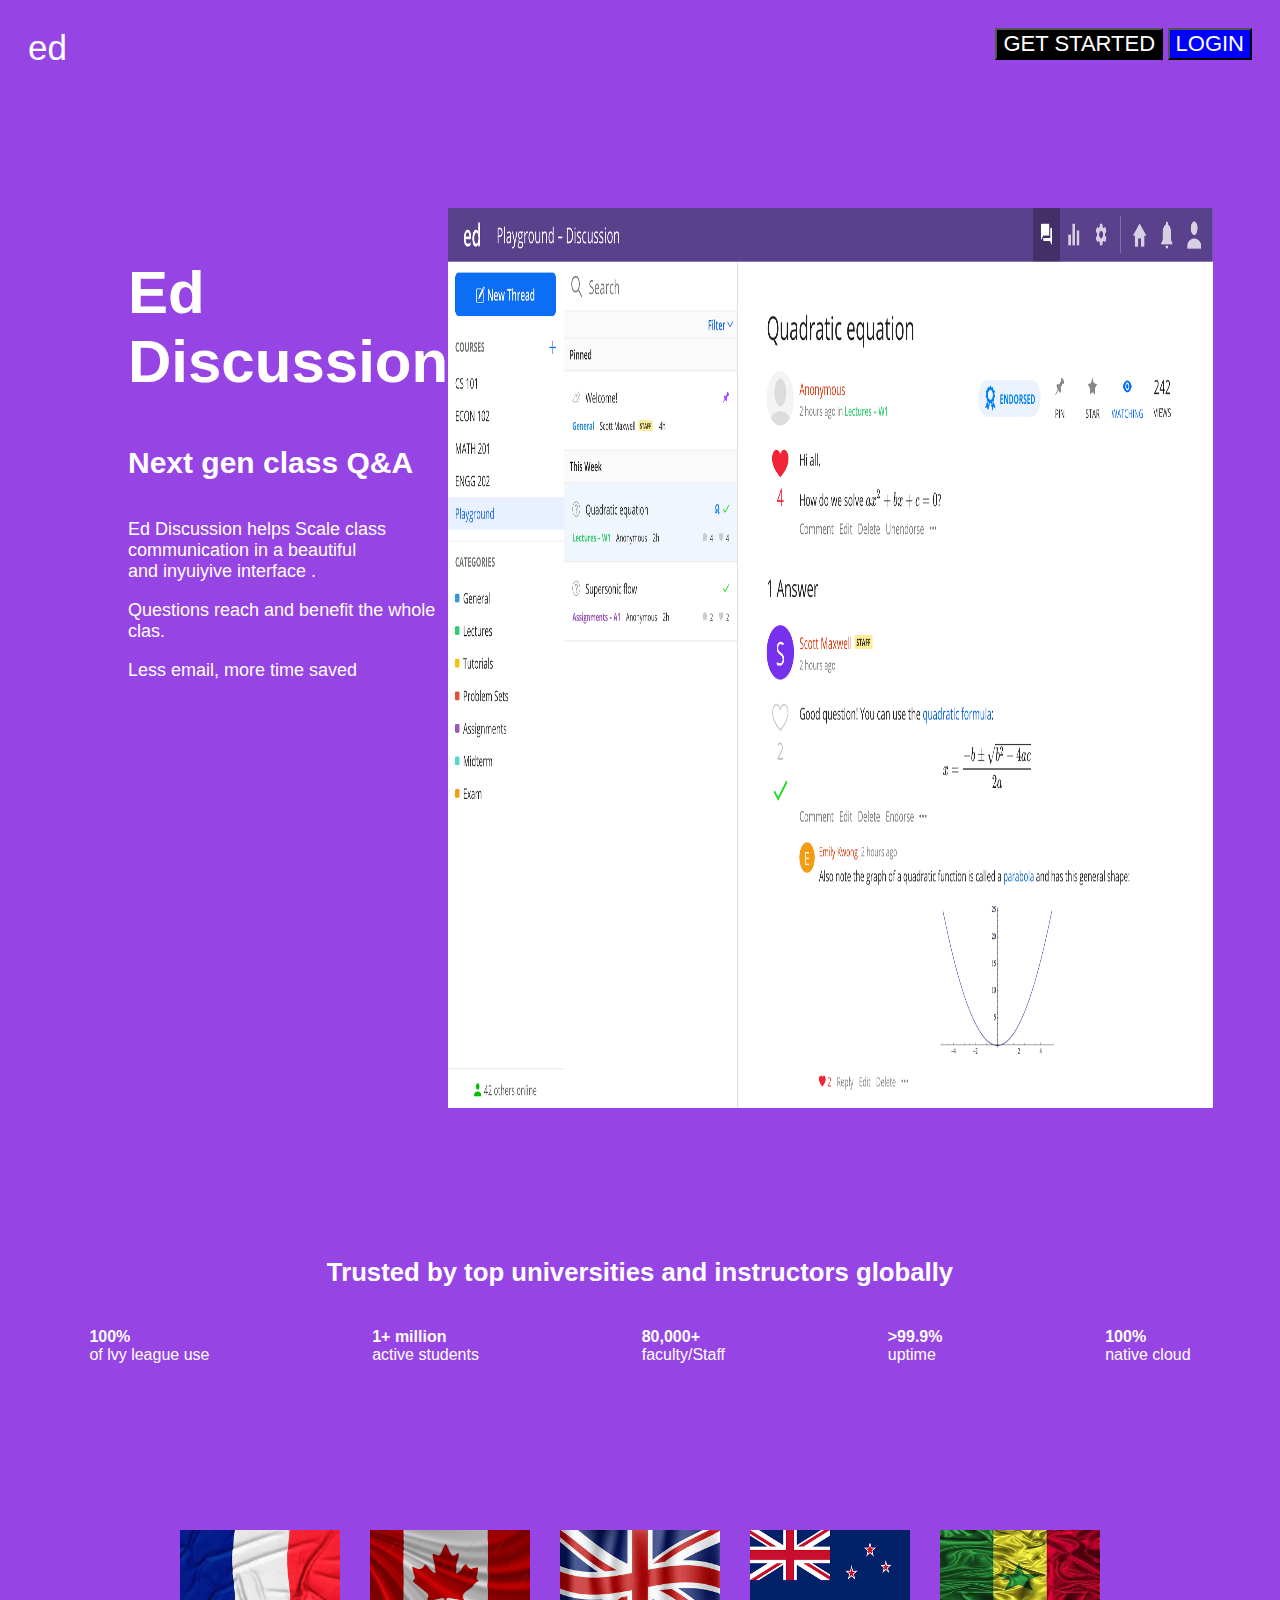
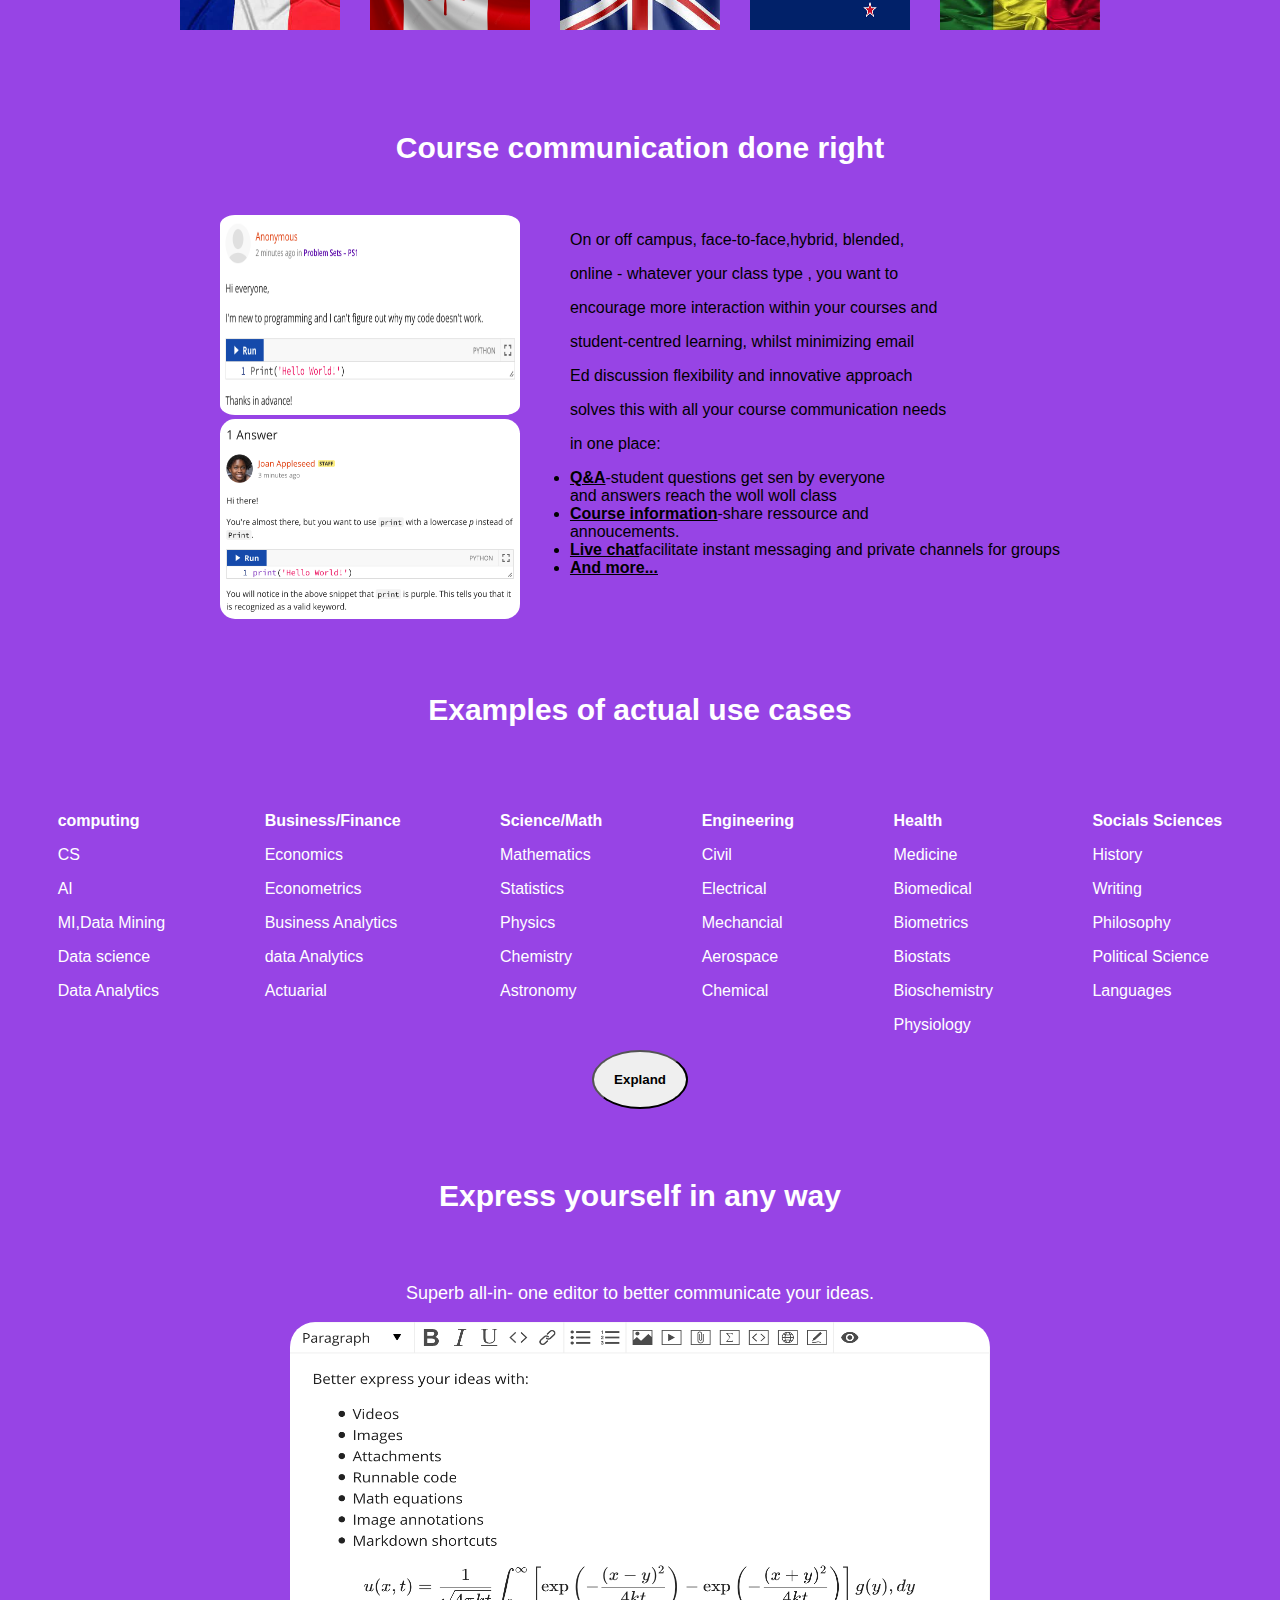
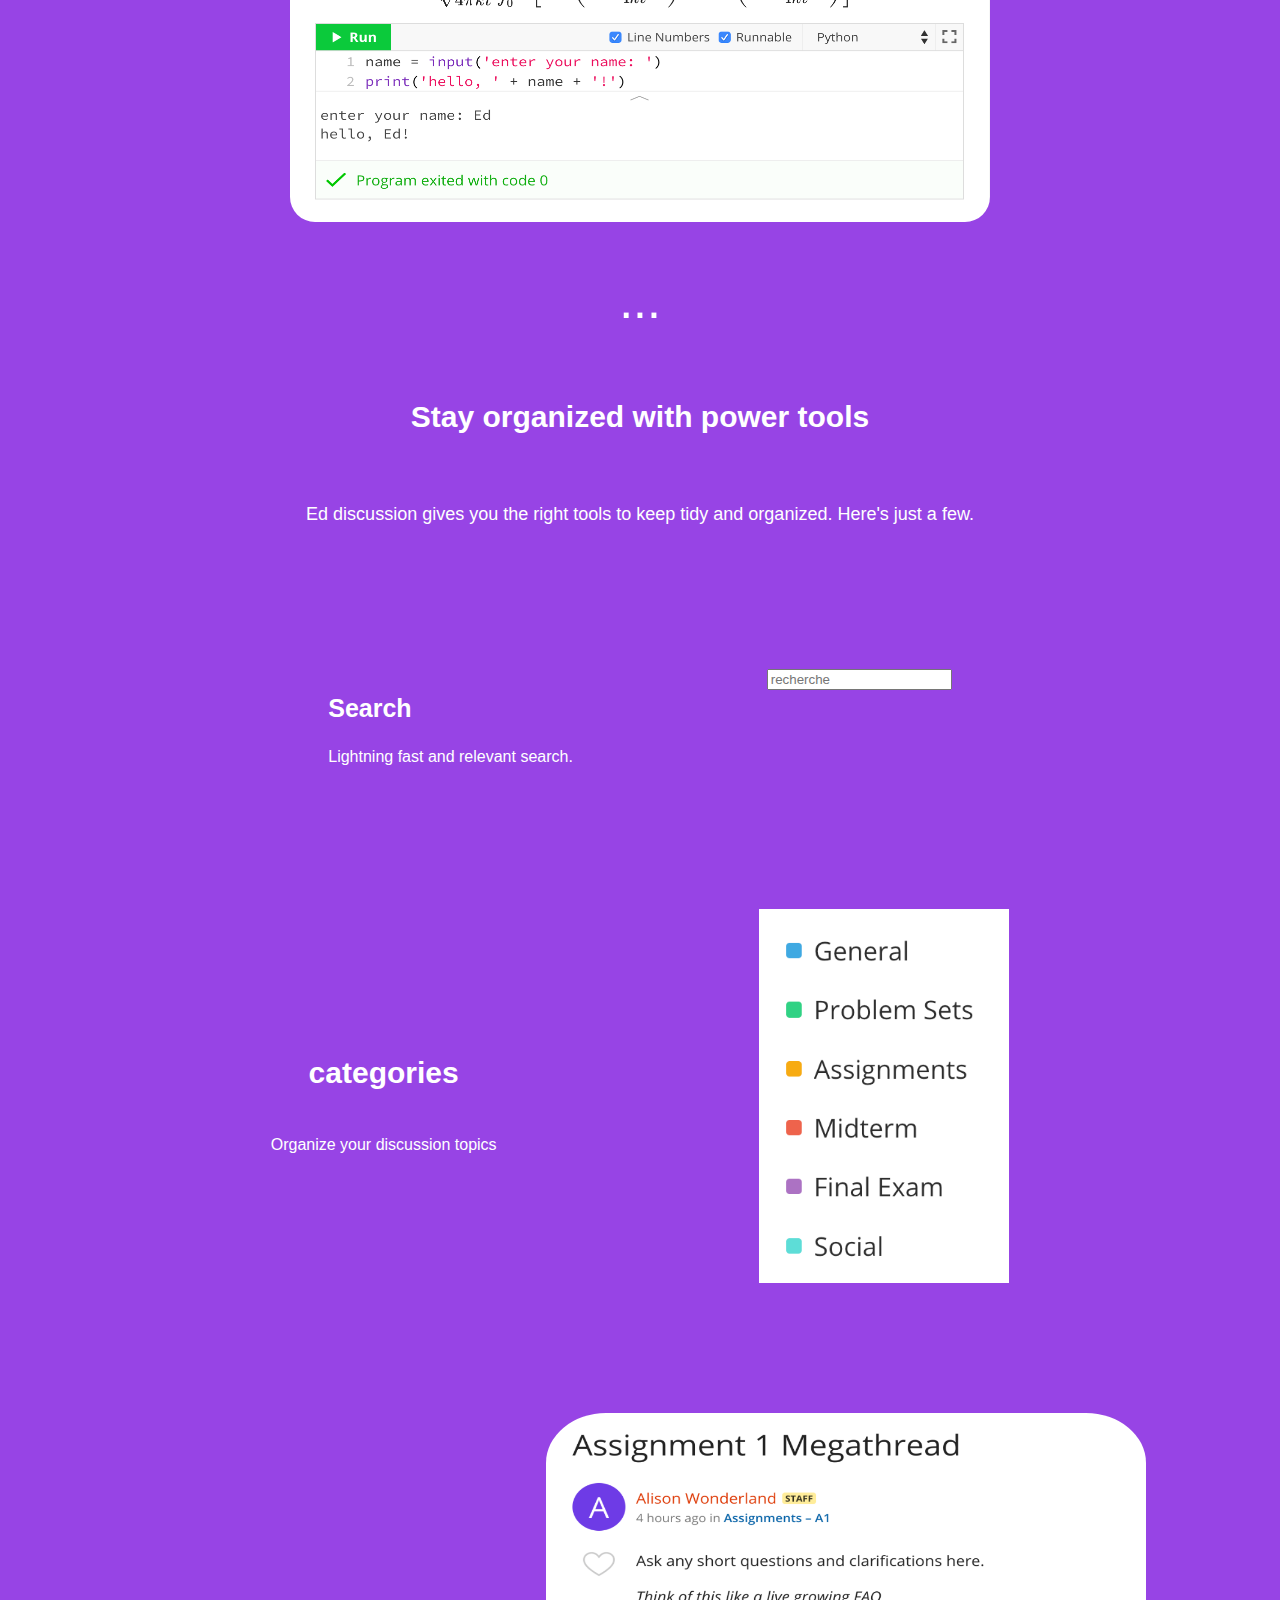
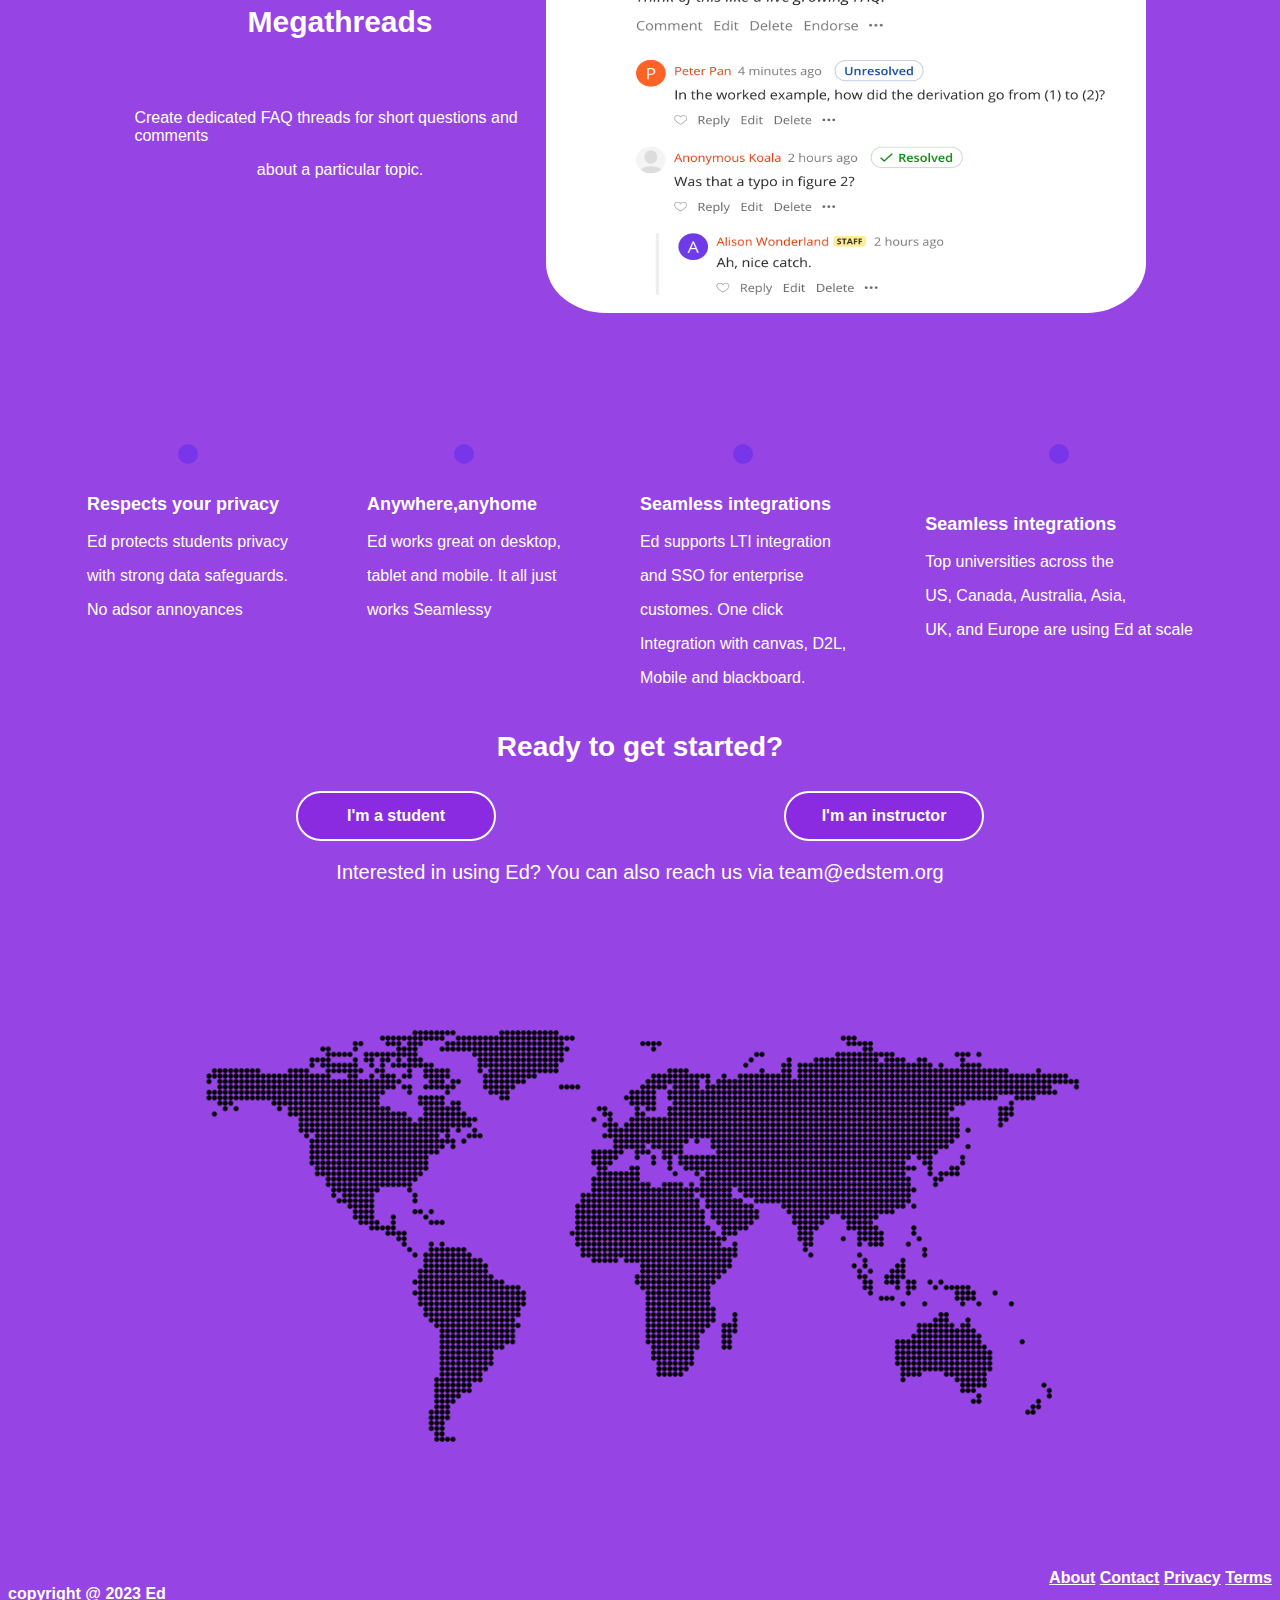
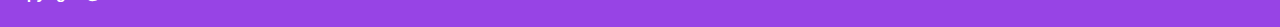
<file: index.html>
<!DOCTYPE html>
<html lang="en">

<head>
    <meta charset="UTF-8">
    <meta name="viewport" content="width=device-width, initial-scale=1.0">
    <title>Document</title>
    <link rel="stylesheet" type="text/css" href="style.css">
    <link rel="stylesheet" href="https://cdnjs.cloudflare.com/ajax/libs/font-awesome/6.4.2/css/all.min.css"
        integrity="sha512-z3gLpd7yknf1YoNbCzqRKc4qyor8gaKU1qmn+CShxbuBusANI9QpRohGBreCFkKxLhei6S9CQXFEbbKuqLg0DA=="
        crossorigin="anonymous" referrerpolicy="no-referrer" />

</head>

<body>
    <div class="page1">
        <nav class="navbarr">
            <div class="cont">
                <a>ed</a>
            </div>
            <div class="btn">
                <button class="noir">GET STARTED</button>
                <BUtton class="blue">LOGIN</BUtton>
            </div>
        </nav>


        <div class="container">

            <div>
                <h2>Ed Discussion</h2>
                <h4>Next gen class Q&A</h4>
                <p>Ed Discussion helps Scale class communication in a beautiful <br> and inyuiyive interface .</p>
                <p>Questions reach and benefit the whole clas.</p>
                <p>Less email, more time saved</p>
            </div>
            <div>
                <img src="carte1.png" alt="">

            </div>

        </div>
    </div>
    </div>

    <div class="cont">
        <h3>Trusted by top universities and instructors globally</h3>
    </div>

    <div class="content">
        <div>
            <p><strong>100%</strong><br>of lvy league use</p>
        </div>
        <div>
            <p><strong>1+ million</strong><br>active students</p>

        </div>
        <div>
            <p><strong>80,000+</strong><br>faculty/Staff</p>

        </div>
        <div>
            <p><strong>>99.9%</strong><br>uptime</p>

        </div>

        <div>
            <p><strong>100%</strong><br>native cloud</p>

        </div>
    </div>

    <div class="icone">
        <i class="fa-brands fa-instagram"></i>
        <i class="fa-brands fa-instagram"></i>
        <i class="fa-brands fa-instagram"></i>
        <i class="fa-brands fa-instagram"></i>
        <i class="fa-brands fa-instagram"></i>

    </div>

    <div class="pays">
        <img src="france.jpg" alt="" class="drapeau
    ">
        <img src="canada.jpg" alt="" class="drapeau
    ">
        <img src="angle.jpg" alt="" class="drapeau
    ">
        <img src="zeland.png" alt="" class="drapeau
    ">
        <img src="senegal.jpg" alt="" class="drapeau
    ">
    </div>

    <div>
        <h5>Course communication done right</h5>
    </div>

    <div class="cartes">
        <div class="mer">
            <div>
                <img src="img1.png" alt="" class="cart">
            </div>

            <div>
                <img src="img2.png" alt="" class="carto">
            </div>
        </div>

        <div class="tou">
            <p>On or off campus, face-to-face,hybrid, blended,</p>
            <p>online - whatever your class type , you want to</p>
            <p>encourage more interaction within your courses and</p>
            <p>student-centred learning, whilst minimizing email</p>

            <p>Ed discussion flexibility and innovative approach </p>
            <p>solves this with all your course communication needs</p>
            <p>in one place:</p>
            <li> <strong><u>Q&A</u></strong>-student questions get sen by everyone <br>and answers reach the woll woll
                class</li>
            <li><strong><u>Course information</u></strong>-share ressource and <br> annoucements.</li>
            <li><strong><u>Live chat</u></strong>facilitate instant messaging and private channels for groups</li>
            <li><strong><u>And more...</u></strong></li>
        </div>

    </div>
    <div>
        <h6>Examples of actual use cases</h6>
    </div>
    <div class="flex">
        <div>
            <p class="titre">computing</p>
            <p>CS</p>
            <P>AI</P>
            <P>MI,Data Mining</P>
            <p>Data science</p>
            <p>Data Analytics</p>
        </div>

        <div>
            <p class="titre">Business/Finance</p>
            <p>Economics</p>
            <p>Econometrics</p>
            <P>Business Analytics</P>
            <p>data Analytics</p>
            <p>Actuarial</p>
        </div>

        <div>
            <p class="titre">Science/Math</p>
            <p> Mathematics</p>
            <p>Statistics</p>
            <p>Physics</p>
            <p>Chemistry</p>
            <p>Astronomy</p>
        </div>

        <div>
            <p class="titre">Engineering</p>
            <p>Civil</p>
            <p>Electrical</p>
            <p>Mechancial</p>
            <p>Aerospace</p>
            <p>Chemical</p>
        </div>

        <div>
            <p class="titre">Health</p>
            <p>Medicine</p>
            <p>Biomedical</p>
            <p>Biometrics</p>
            <p>Biostats</p>
            <p>Bioschemistry</p>
            <p>Physiology</p>
        </div>

        <div>
            <p class="titre">Socials Sciences</p>
            <P>History</P>
            <p>Writing</p>
            <p>Philosophy</p>
            <p>Political Science</p>
            <p>Languages</p>
        </div>

    </div>
    <div class="butt">
        <button class="expland">Expland</button>
    </div>

    <div>
        <h6>Express yourself in any way</h6>
        <p class="parah6">Superb all-in- one editor to better communicate your ideas.</p>
    </div>

    <div class="run">
        <img src="run.png" alt="">
    </div>

    <p class="point">...</p>

    <div>
        <h6>Stay organized with power tools</h6>
        <p class="parah6">Ed discussion gives you the right tools to keep tidy and organized. Here's just a few.</p>
    </div>

    <div class="flexx">

        <div>
            <p class="titr">Search</p>
            <p class="tit">Lightning fast and relevant search.</p>
        </div>
        <div class="inputt">
            <input type="text" placeholder="recherche">
            <i class="fa-solid fa-magnifying-glass"></i>

        </div>
    </div>

    <div class="flexxx">
        <div class="timera">
            <p class="categories">categories</p>
            <p class="orga">Organize your discussion topics</p>
        </div>
        <div class="social">
            <img src="social.png" alt="">
        </div>
    </div>



    <div class="mega">

        <div>

            <h6>Megathreads</h6>
            <p class="meg">Create dedicated FAQ threads for short questions and comments </p>
            <p class="meg"> about a particular topic.</p>
        </div>
        <div>
            <img src="mega.png" alt="" class="megas">
        </div>

    </div>


    <div class="toute">

        <div>
            <div class="icones">
                <i class="fa-solid fa-lock"></i>
            </div>
            <p class="apprendre">Respects your privacy</p>
            <p class="apr">Ed protects students privacy</p>
            <p class="apr"> with strong data safeguards.</p>
            <p class="apr">No adsor annoyances</p>
        </div>

        <div>
            <div class="icones">
                <i class="fa-solid fa-comments"></i>
            </div>
            <p class="apprendre">Anywhere,anyhome</p>
            <p class="apr">Ed works great on desktop,
            <p class="apr"> tablet and mobile. It all just</p>
            <p class="apr"> works Seamlessy</p>

        </div>

        <div>
            <div class="icones">
                <i class="fa-solid fa-bug"></i>
            </div>
            <p class="apprendre">Seamless integrations</p>
            <p class="apr">Ed supports LTI integration </p>
            <p class="apr">and SSO for enterprise</p>
            <p class="apr">customes. One click</p>
            <p class="apr">Integration with canvas, D2L,</p>
            <p class="apr">Mobile and blackboard.</p>

        </div>

        <div>
            <div class="icones">
                <i class="fa-brands fa-windows"></i>
            </div>
            <p class="apprendre">Seamless integrations</p>
            <p class="apr">Top universities across the </p>
            <p class="apr">US, Canada, Australia, Asia,</p>
            <P class="apr">UK, and Europe are using Ed at scale</P>

        </div>
    </div>

    
    <p class="ready">Ready to get started?</p>
    <div class="two">
        <button class="one">I'm a student</button>
        <button class="one">I'm an instructor</button>
    </div>
    <div>
        <p class="twoo">Interested in using Ed? You can also reach us via team@edstem.org</p>
    </div>
    <div class="gif">
        <img src="gif.png" alt="">
    </div>

    <footer>
        <div class="footer1">
            <p>copyright @ 2023  Ed</p>
        </div>
        <div class="footer2">
            <a href="">About</a>
            <a href="">Contact</a>
            <a href="">Privacy</a>
            <a href="">Terms</a>
        </div>
    </footer>















</body>

</html>
</file>
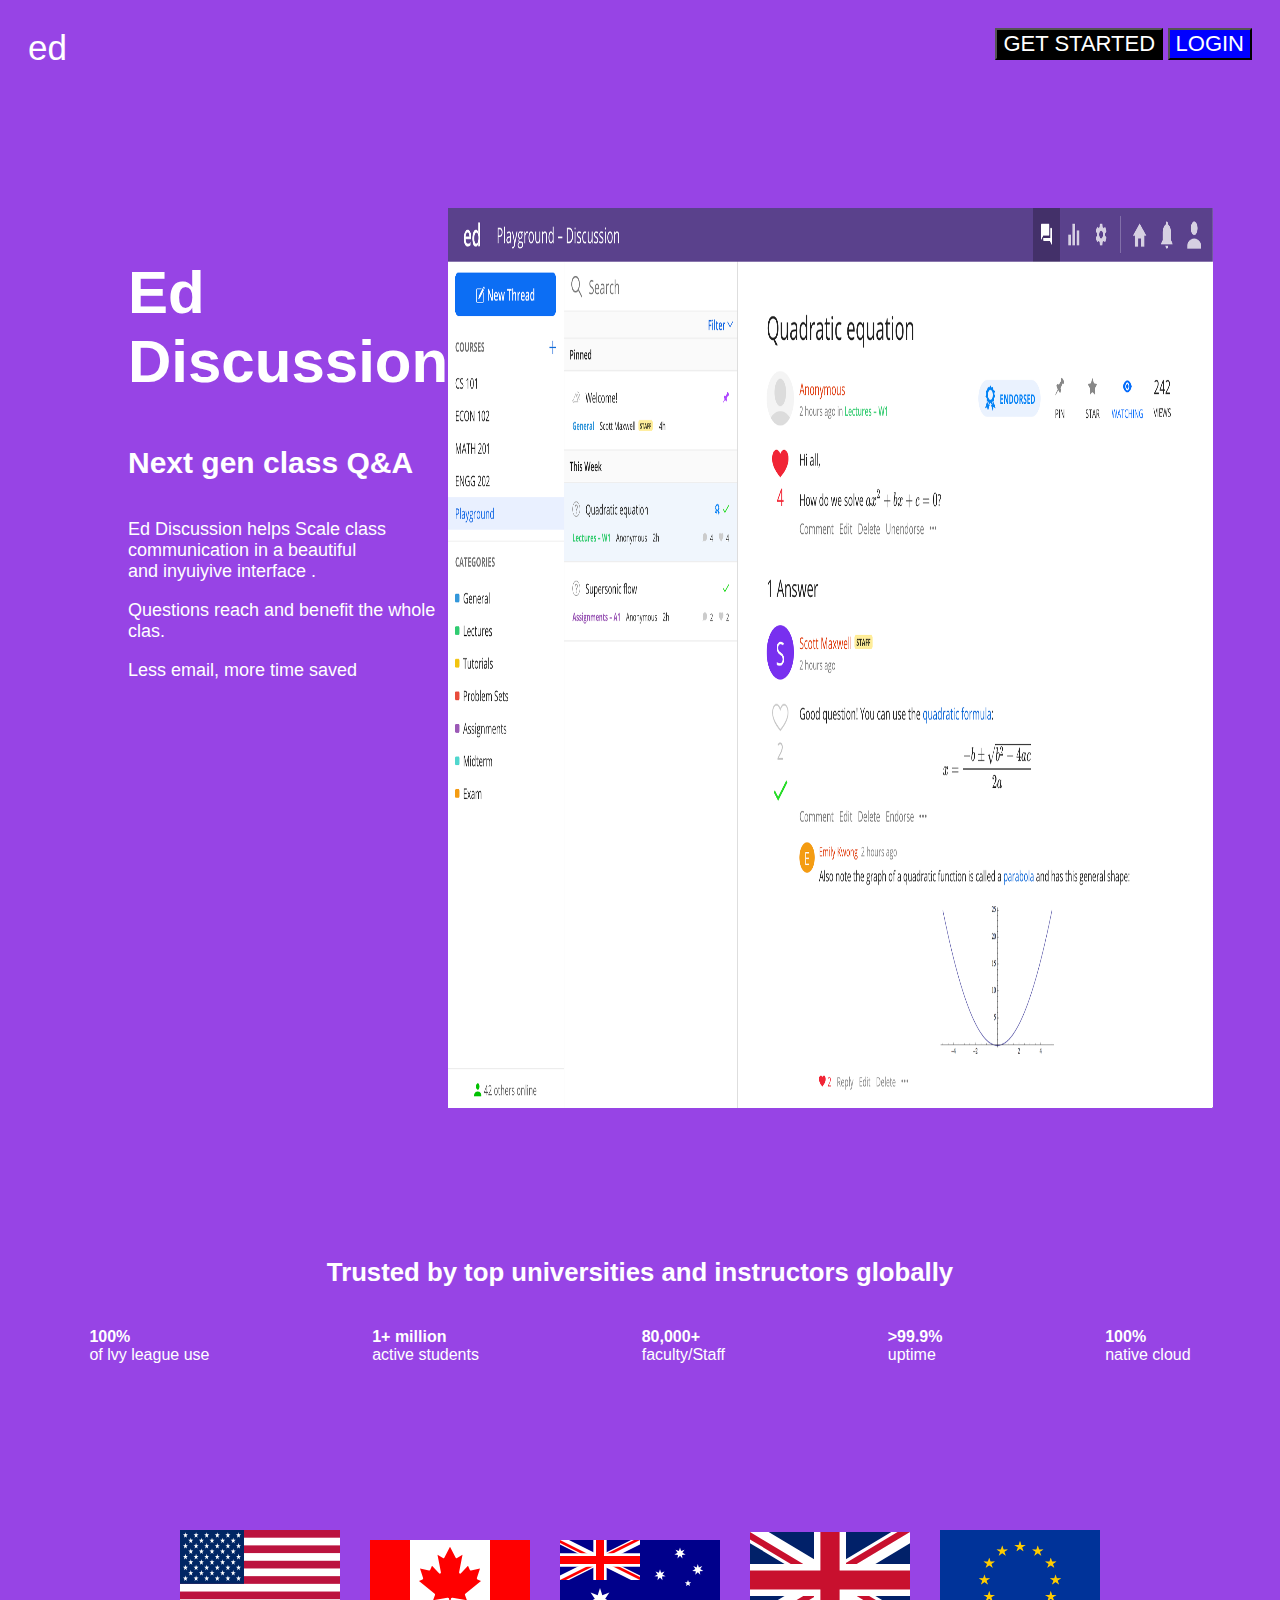
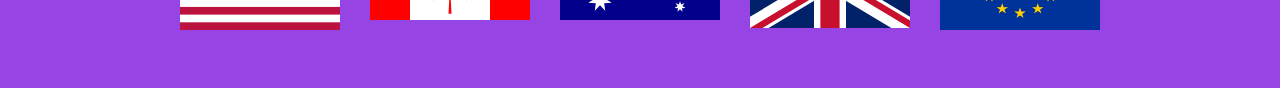
<file: index - Copie.html>
<!DOCTYPE html>
<html lang="en">
<head>
    <meta charset="UTF-8">
    <meta name="viewport" content="width=device-width, initial-scale=1.0">
    <title>Document</title>
    <link rel="stylesheet" type="text/css" href="style.css">
    <link rel="stylesheet" href="https://cdnjs.cloudflare.com/ajax/libs/font-awesome/6.4.2/css/all.min.css" integrity="sha512-z3gLpd7yknf1YoNbCzqRKc4qyor8gaKU1qmn+CShxbuBusANI9QpRohGBreCFkKxLhei6S9CQXFEbbKuqLg0DA==" crossorigin="anonymous" referrerpolicy="no-referrer" />

</head>
<body>
    <div class="page1">
    <nav class="navbarr">
        <div class="cont">
            <a>ed</a>
        </div>
        <div class="btn">
            <button class="noir">GET STARTED</button>
            <BUtton class="blue">LOGIN</BUtton>
        </div>
    </nav>
   
    
    <div class="container">
        
        <div>
            <h2>Ed Discussion</h2>
        <h4>Next gen class Q&A</h4>
        <p>Ed Discussion helps Scale class communication in a beautiful <br> and inyuiyive interface .</p>
        <p>Questions reach and benefit the whole clas.</p>
        <p>Less email, more time saved</p>
        </div>
        <div>
            <img src="carte1.png" alt="">

        </div>
        
    </div>
</div>
</div>

<div class="cont">
<h3>Trusted by top universities and instructors globally</h3>
</div>

<div class="content">
    <div>
        <p><strong>100%</strong><br>of lvy league use</p>
    </div>
    <div>
        <p><strong>1+ million</strong><br>active students</p>

    </div>
    <div>
        <p><strong>80,000+</strong><br>faculty/Staff</p>

    </div>
    <div>
        <p><strong>>99.9%</strong><br>uptime</p>

    </div>
    
    <div>
        <p><strong>100%</strong><br>native cloud</p>

    </div>
</div>

<div class="icone">
    <i class="fa-brands fa-instagram"></i>
    <i class="fa-brands fa-instagram"></i>
    <i class="fa-brands fa-instagram"></i>
    <i class="fa-brands fa-instagram"></i>
    <i class="fa-brands fa-instagram"></i>

</div>

<div class="pays">
    <img src="pays1.svg" alt="" class="drapeau
    ">
    <img src="pays2.svg" alt="" class="drapeau
    ">
    <img src="pays3.svg" alt="" class="drapeau
    ">
    <img src="pays4.svg" alt="" class="drapeau
    ">
    <img src="tre.svg" alt="" class="drapeau
    ">
</div>

</body>
</html>
</file>
<file: style.css>
* {
    font-family: sans-serif;
}

body {
    background-color: rgba(137, 43, 226, 0.884);
}

.navbarr {
    padding: 20px;
   display: flex;
   justify-content: space-between;
}

.navbarr a {
    font-size: 35px;
    color: white;
}


nav {
    

}

.noir { 
    background-color: black;
    color: white;
    font-size: 22px;
}

.blue {
    background-color: blue;
    color: white;
    font-size: 22px;

}

.container {
    display: flex;
    padding: 120px;
    color: white;
    justify-content: space-between;
}

.container h2 {
    font-size: 60px;
}
.container h4 {
    font-size: 30px;
}

.container p {
    font-size: 18px;
}

.container img {
    width: 765px;
    height: 900px;
}
.cont {
    display: flex;
    justify-content: center;
    align-items: center;
    color: white;
    font-size: 22px;
}

.content {
    display: flex;
    justify-content: center;
    align-items: center;
    justify-content: space-around;
    color: white;
}

.icone {
   display: flex;
   justify-content: center;
   gap: 70px;
   padding-top: 15px;
   padding: 50px;
}

.pays .drapeau {
    width: 160px;
    height: 100px;
}

.pays {
    display: flex;
    justify-content: center;
    gap: 30px;
    top: 90px;
    padding: 50px;
}

h5{
    font-size: 30px;
    color: white;
    display: flex;
    justify-content: center;
}

.cart {
    width: 300px;
    height: 200px;
    border-radius: 5%;
}

.carto {
    width: 300px;
    height: 200px;
    border-radius: 15px;
}

.cartes {
    display: flex;
    justify-content: center;
    gap: 50px;
   
}

h6 {
    font-size: 30px;
    color: white;
    display: flex;
    justify-content: center;
 
}

.titre {
    font-weight: bold;
}

.flex {
    display: flex;
    justify-content: space-around;
    color: white;
}

.expland {
    
    padding: 20px;
    border-radius: 100%;
    font-weight: bold;
   
}

.butt {
    display: flex;
    justify-content: center;

}

.parah6 {
    display: flex;
    justify-content: center;
    color: white;
    font-size: 18px;
}

.run img {
    width: 700px;
    height: 500px;
    border-radius: 25px;
    display: flex;
    justify-content: center;
    align-items: center;
}

.run {
    display: flex;
    justify-content: center;
    align-items: center;
}

.point {
    display: flex;
    justify-content: center;
    color: white;
    font-size: 50px;
}

.titr {
    font-weight: bold;
    color: white;
    font-size: 25px;
}

.tit {
    color: white;
}

.flexx {
    display: flex;
    justify-content: space-evenly;
    padding: 10%;
}


.inputt  {
    position: relative;
}
.fa-solid {
    position: absolute;
}

.flexxx {
    display: flex;
    justify-content: space-evenly;
}

.social img {
    width: 250px;
}

.categories {
    font-weight: bold;
    font-size: 30px;
    color: white;
}

.orga {
    color: white;

}

.timera  {
    display: flex;
    flex-direction: column;
    align-items: center;
    justify-content: center;
}

.meg {
    color: white;
    display: flex;
    justify-content: center;   
}

.megas {
    width: 600px;
    height: 500px;
    border-radius: 10%;
}

.mega {
    display: flex;
    justify-content: space-evenly;
    align-items: center;
    padding: 10%;
}

.toute {
    display: flex;
    justify-content: space-evenly;
}

.apprendre {
    color: white;
    font-size: 18px;
    font-weight: bold;
    
}

.apr {
    

    color: white;
}

/*
.icones i{
    width: 40px;
    height: 40px;
} */

.icones i {
    padding: 10px;
    background-color: blue;
    opacity: 0.2;
    border-radius: 100%;
    color: yellow;
    
}


 .icones {
        margin-bottom: 50px;
        display: flex;
        justify-content: center;

}

.ready {
    color: white;
    font-weight: bold;
    font-size: 28px;
    display: flex;
    justify-content: center;
}

.two {
    display: flex;
    justify-content: space-evenly ;
    color: white;
    font-size: 18px;

}

.one {
    width: 200px;
    height: 50px;
    border-radius: 50PX;
    color: white;
    font-size: 16px;
    font-weight: bold;
    background-color: blueviolet;
    border: 2px solid white;
}



.twoo {
    color: white;
    font-size: 20px;
    display: flex;
    justify-content: center;
}
.gif img {
    width: 900px;
    
}

.gif {
    display: flex;
    justify-content: center;
    padding: 10%;
}

footer {
    display: flex;
    justify-content: space-between;
    color: white;
    font-weight: bold;
}

.footer2 a {
    color: white;
    font-weight: bold;
}

.footer2 a:hover {
    color: black;
    text-decoration: none;
}
</file>
